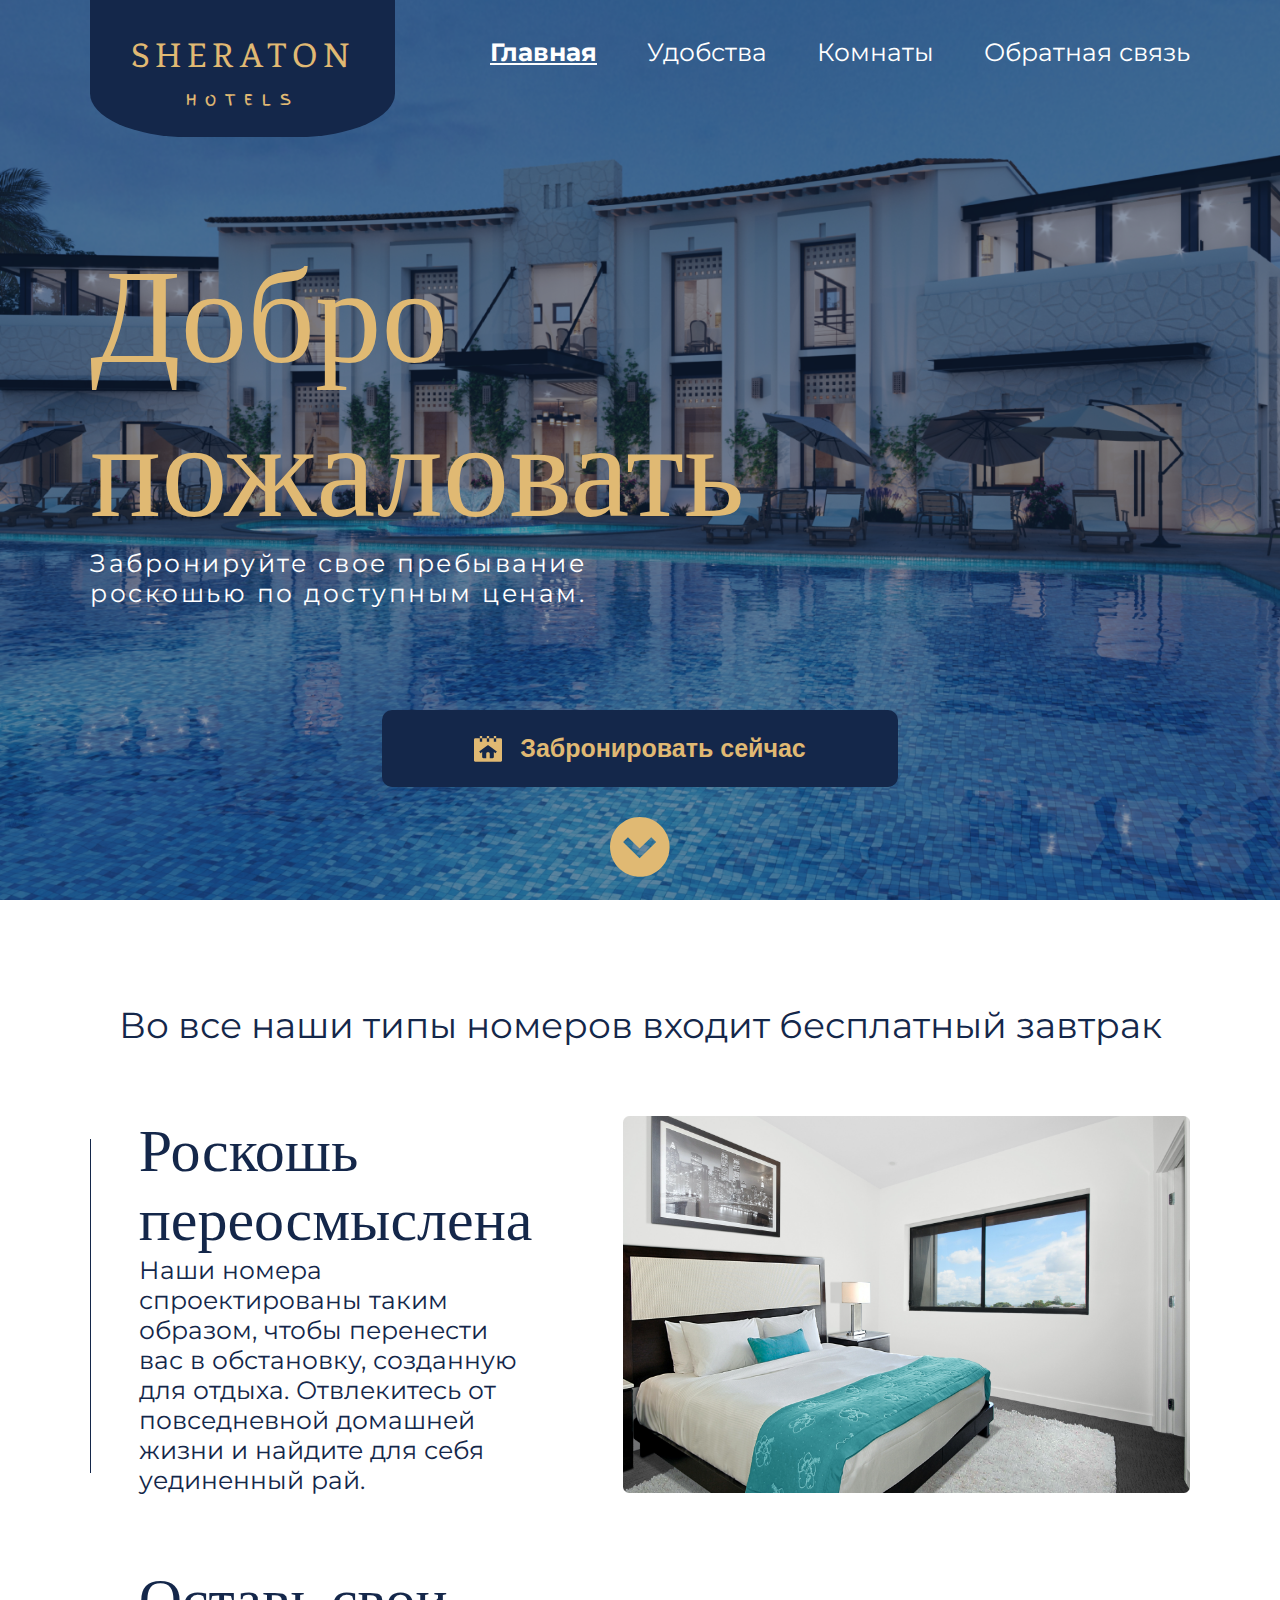
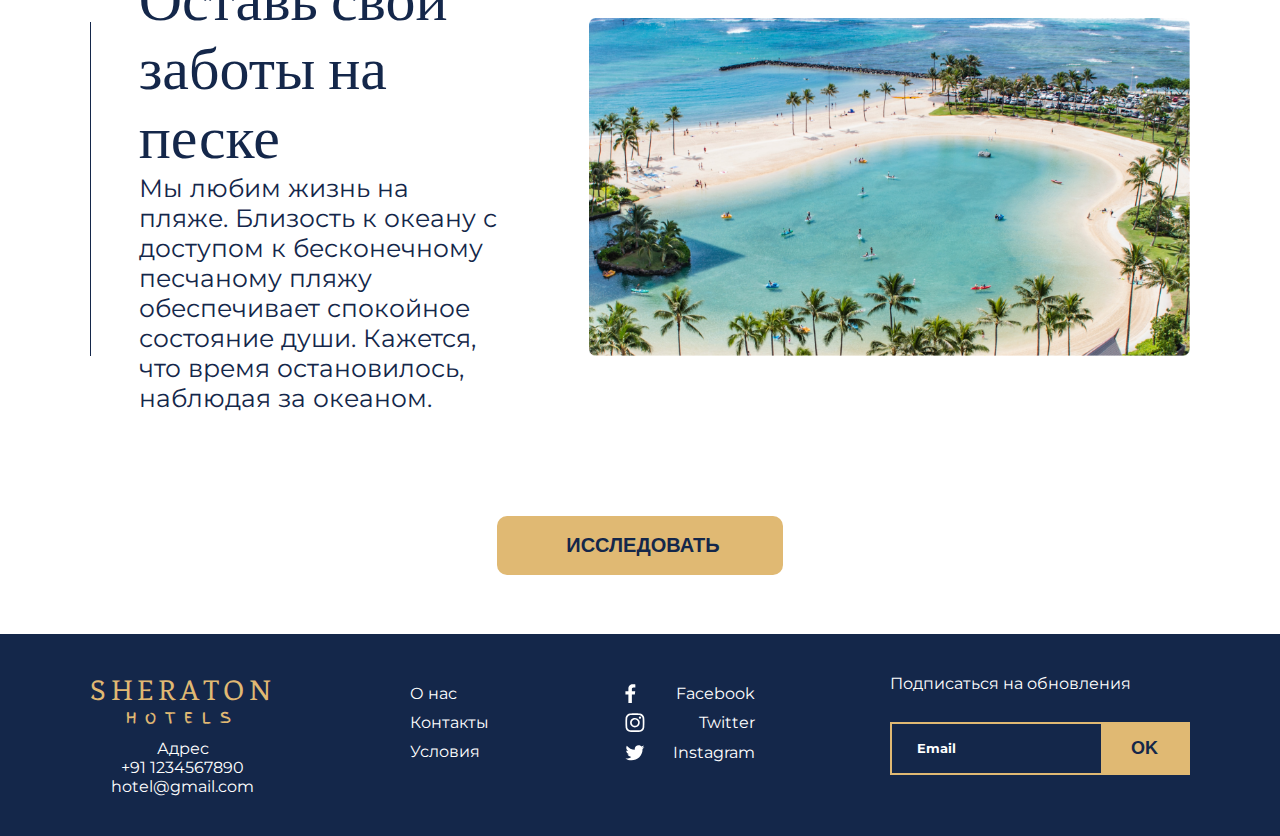
<file: pages/index.html>
<!DOCTYPE html>
<html lang="en">
  <head>
    <meta charset="UTF-8" />
    <meta http-equiv="X-UA-Compatible" content="IE=edge" />
    <meta name="viewport" content="width=device-width, initial-scale=1.0" />
    <title>Hotel booking</title>
    <link rel="preconnect" href="https://fonts.googleapis.com" />
    <link rel="preconnect" href="https://fonts.gstatic.com" crossorigin />
    <link
      href="https://fonts.googleapis.com/css2?family=Fenix&family=Finger+Paint&family=Montserrat:wght@400;700&display=swap"
      rel="stylesheet"
    />
    <link rel="stylesheet" href="../styles/style.css" />
    <link rel="stylesheet" href="../styles/home.css" />
  </head>
  <body>
    <header class="header">
      <div class="container">
        <div class="header-wrapper">
          <nav class="nav">
            <div class="mobile-nav">
              <div class="nav-close">&times;</div>
              <a href="#">Главная</a>
              <a href="#">Удобства</a>
              <a href="#">Комнаты</a>
              <a href="#">Обратная связь</a>
            </div>
            <div class="logo">
              <h1>SHERATON</h1>
              <span>HOTELS</span>
            </div>
            <div class="mobile-menu">
              <span class="mobile-menu-line1"></span>
              <span class="mobile-menu-line2"></span>
              <span class="mobile-menu-line3"></span>
            </div>

            <div class="nav-links">
              <div class="nav-link active">
                <a href="#">Главная</a>
              </div>
              <div class="nav-link">
                <a href="#">Удобства</a>
              </div>
              <div class="nav-link">
                <a href="#">Комнаты</a>
              </div>
              <div class="nav-link">
                <a href="#">Обратная связь</a>
              </div>
            </div>
          </nav>
          <div class="header-greeting">
            <span class="greeting">Добро пожаловать</span>
            <p class="greeting-desc">
              Забронируйте свое пребывание роскошью по доступным ценам.
            </p>
          </div>
          <div class="header-basement">
            <button class="header-btn">
              <img src="../images/header-btn.svg" />Забронировать сейчас
            </button>
            <button class="scroll-btn" tabindex="-1">
              <img src="../images/btn-scroll.svg" alt="scroll" />
            </button>
          </div>
        </div>
      </div>
    </header>
    <main class="main">
      <div class="container">
        <p class="main-desc">
          Во все наши типы номеров входит бесплатный завтрак
        </p>
        <div class="performances">
          <div class="performance">
            <div class="performance-wrapper">
              <div class="performance-border"></div>
              <div class="performance-info">
                <span class="performance-title">Роскошь переосмыслена</span>
                <p class="performance-desc">
                  Наши номера спроектированы таким образом, чтобы перенести вас
                  в обстановку, созданную для отдыха. Отвлекитесь от
                  повседневной домашней жизни и найдите для себя уединенный рай.
                </p>
              </div>
            </div>
            <div class="performance-img">
              <img src="../images/home-img1.png" alt="img of performance" />
            </div>
          </div>
          <div class="performance">
            <div class="performance-wrapper">
              <div class="performance-border"></div>
              <div class="performance-info">
                <span class="performance-title"
                  >Оставь свои заботы на песке</span
                >
                <p class="performance-desc">
                  Мы любим жизнь на пляже. Близость к океану с доступом к
                  бесконечному песчаному пляжу обеспечивает спокойное состояние
                  души. Кажется, что время остановилось, наблюдая за океаном.
                </p>
              </div>
            </div>
            <div class="performance-img">
              <img src="../images/home-img2.png" alt="img of performance" />
            </div>
          </div>
        </div>
        <div class="main-btn">
          <button>ИССЛЕДОВАТЬ</button>
        </div>
      </div>
    </main>
    <footer class="footer">
      <div class="container">
        <div class="footer-wrapper">
          <div class="footer-info">
            <div class="footer-logo">
              <h5>SHERATON</h5>
              <span>HOTELS</span>
            </div>
            <div class="footer-communication">
              <span>Адрес</span>
              <span>+91 1234567890</span>
              <span>hotel@gmail.com</span>
            </div>
          </div>
          <div class="footer-links">
            <a href="#">О нас</a>
            <a href="#">Контакты</a>
            <a href="#">Условия</a>
          </div>
          <div class="footer-socials">
            <a href="#">
              <img src="../images/facebook.svg" alt="Facebook" />
              <span>Facebook</span>
            </a>
            <a href="#">
              <img src="../images/inst.svg" alt="Facebook" />
              <span>Twitter</span>
            </a>
            <a href="#">
              <img src="../images/twitter.svg" alt="Facebook" />
              <span>Instagram</span>
            </a>
          </div>
          <div class="footer-subscribe">
            <span>Подписаться на обновления</span>
            <form class="footer-subs">
              <input type="email" placeholder="Email" />
              <button type="submit">OK</button>
            </form>
          </div>
        </div>
      </div>
    </footer>
    <script src="../scripts/main.js"></script>
  </body>
</html>
</file>
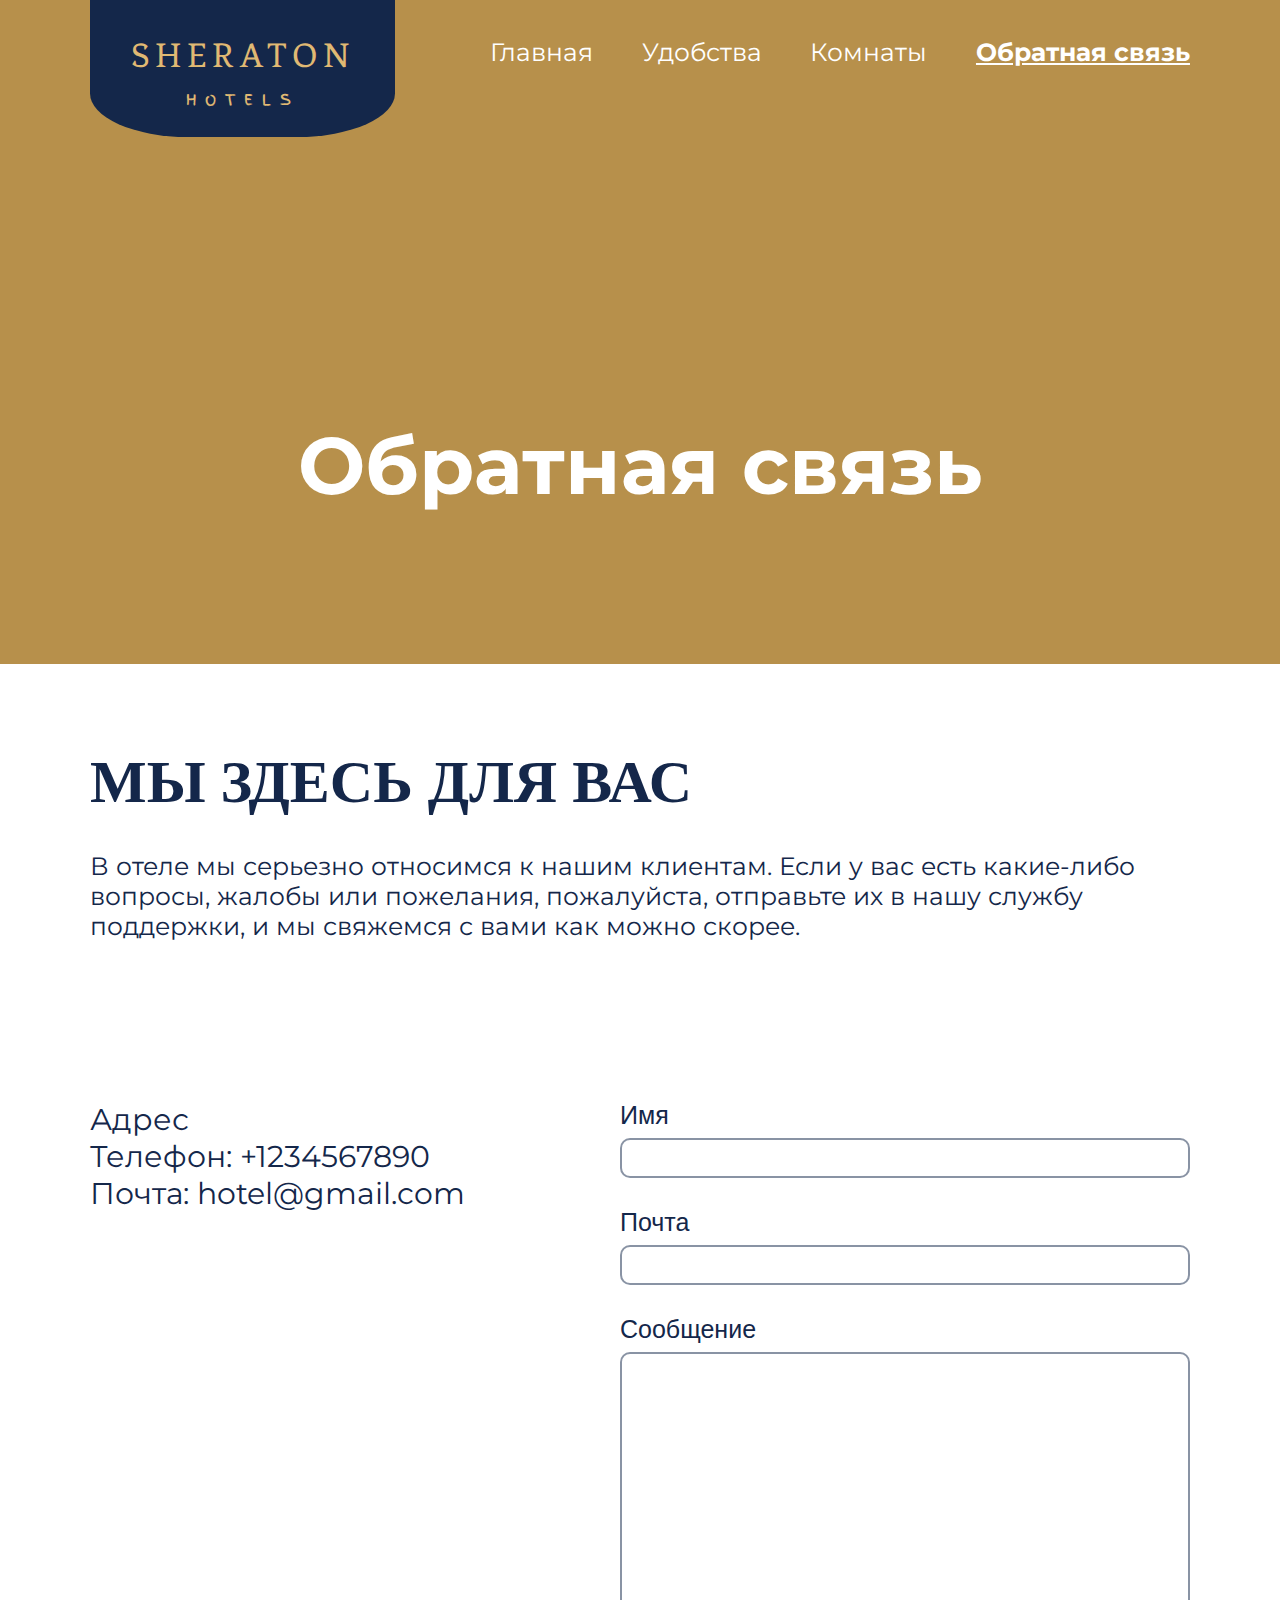
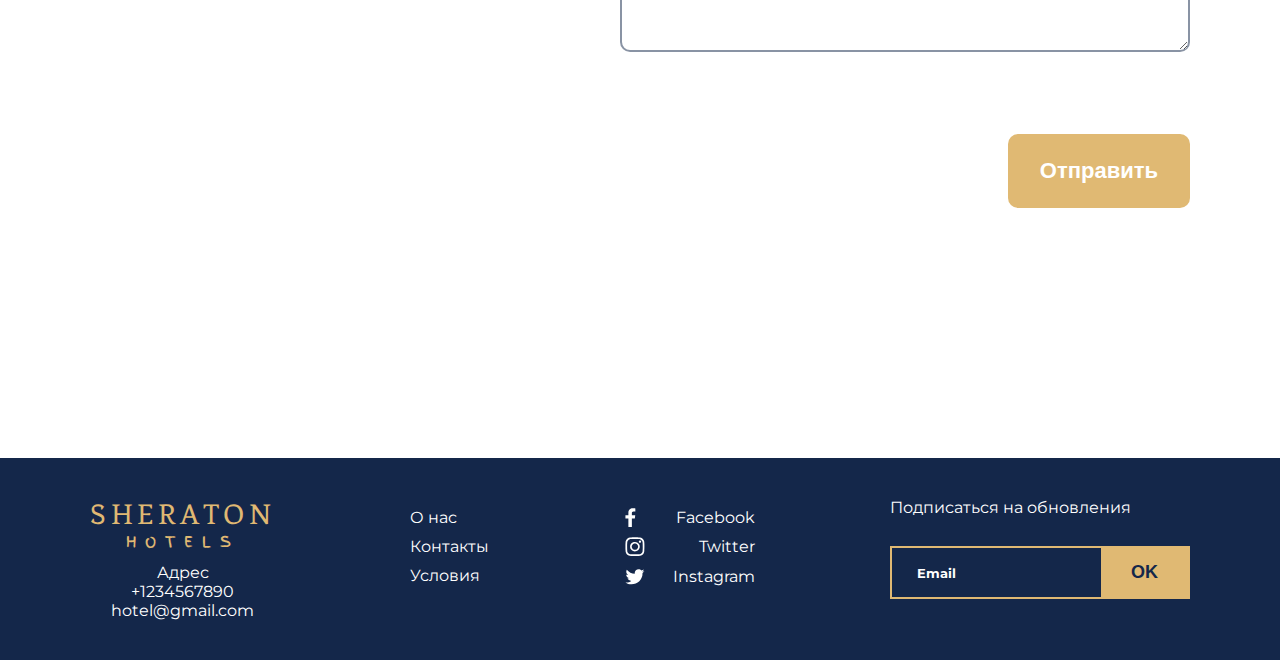
<file: pages/feedback.html>
<!DOCTYPE html>
<html lang="en">
  <head>
    <meta charset="UTF-8" />
    <meta http-equiv="X-UA-Compatible" content="IE=edge" />
    <meta name="viewport" content="width=device-width, initial-scale=1.0" />
    <title>Hotel booking</title>
    <link rel="preconnect" href="https://fonts.googleapis.com" />
    <link rel="preconnect" href="https://fonts.gstatic.com" crossorigin />
    <link
      href="https://fonts.googleapis.com/css2?family=Fenix&family=Finger+Paint&family=Montserrat:wght@400;700&display=swap"
      rel="stylesheet"
    />
    <link rel="stylesheet" href="../styles/style.css" />
    <link rel="stylesheet" href="../styles/feedback.css" />
  </head>
  <body>
    <header class="header">
      <div class="container">
        <div class="header-feedback">
          <nav class="nav">
            <div class="mobile-nav">
              <div class="nav-close">&times;</div>
              <a href="index.html">Главная</a>
              <a href="usability.html">Удобства</a>
              <a href="rooms.html">Комнаты</a>
              <a href="feedback.html">Обратная связь</a>
            </div>
            <div class="logo">
              <h1>SHERATON</h1>
              <span>HOTELS</span>
            </div>
            <div class="mobile-menu">
              <span class="mobile-menu-line1"></span>
              <span class="mobile-menu-line2"></span>
              <span class="mobile-menu-line3"></span>
            </div>

            <div class="nav-links">
              <div class="nav-link">
                <a href="index.html">Главная</a>
              </div>
              <div class="nav-link">
                <a href="usability.html">Удобства</a>
              </div>
              <div class="nav-link">
                <a href="rooms.html">Комнаты</a>
              </div>
              <div class="nav-link active">
                <a href="feedback.html">Обратная связь</a>
              </div>
            </div>
          </nav>
          <div class="header-title">Обратная связь</div>
        </div>
      </div>
    </header>
    <main class="main">
      <div class="container">
        <div class="section-desc">
          <h4>МЫ ЗДЕСЬ ДЛЯ ВАС</h4>
          <p>
            В отеле мы серьезно относимся к нашим клиентам. Если у вас есть
            какие-либо вопросы, жалобы или пожелания, пожалуйста, отправьте их в
            нашу службу поддержки, и мы свяжемся с вами как можно скорее.
          </p>
        </div>
        <div class="feedback">
          <div class="feedback-desc">
            <p>Адрес</p>
            <p>Телефон: +1234567890</p>
            <p>Почта: hotel@gmail.com</p>
          </div>
          <form class="feedback-form">
            <label for="name">Имя</label>
            <input type="text" id="name" name="name" />
            <label for="email">Почта</label>
            <input type="email" id="email" name="email" />
            <label for="message">Сообщение</label>
            <textarea id="message" name="message"></textarea>
            <button type="submit">Отправить</button>
          </form>
        </div>
      </div>
    </main>
    <footer class="footer">
      <div class="container">
        <div class="footer-wrapper">
          <div class="footer-info">
            <div class="footer-logo">
              <h5>SHERATON</h5>
              <span>HOTELS</span>
            </div>
            <div class="footer-communication">
              <span>Адрес</span>
              <span>+1234567890</span>
              <span>hotel@gmail.com</span>
            </div>
          </div>
          <div class="footer-links">
            <a href="#">О нас</a>
            <a href="#">Контакты</a>
            <a href="#">Условия</a>
          </div>
          <div class="footer-socials">
            <a href="#">
              <img src="../images/facebook.svg" alt="Facebook" />
              <span>Facebook</span>
            </a>
            <a href="#">
              <img src="../images/inst.svg" alt="Facebook" />
              <span>Twitter</span>
            </a>
            <a href="#">
              <img src="../images/twitter.svg" alt="Facebook" />
              <span>Instagram</span>
            </a>
          </div>
          <div class="footer-subscribe">
            <span>Подписаться на обновления</span>
            <form class="footer-subs">
              <input type="email" placeholder="Email" />
              <button type="submit">OK</button>
            </form>
          </div>
        </div>
      </div>
    </footer>
    <script src="../scripts/main.js"></script>
  </body>
</html>
</file>
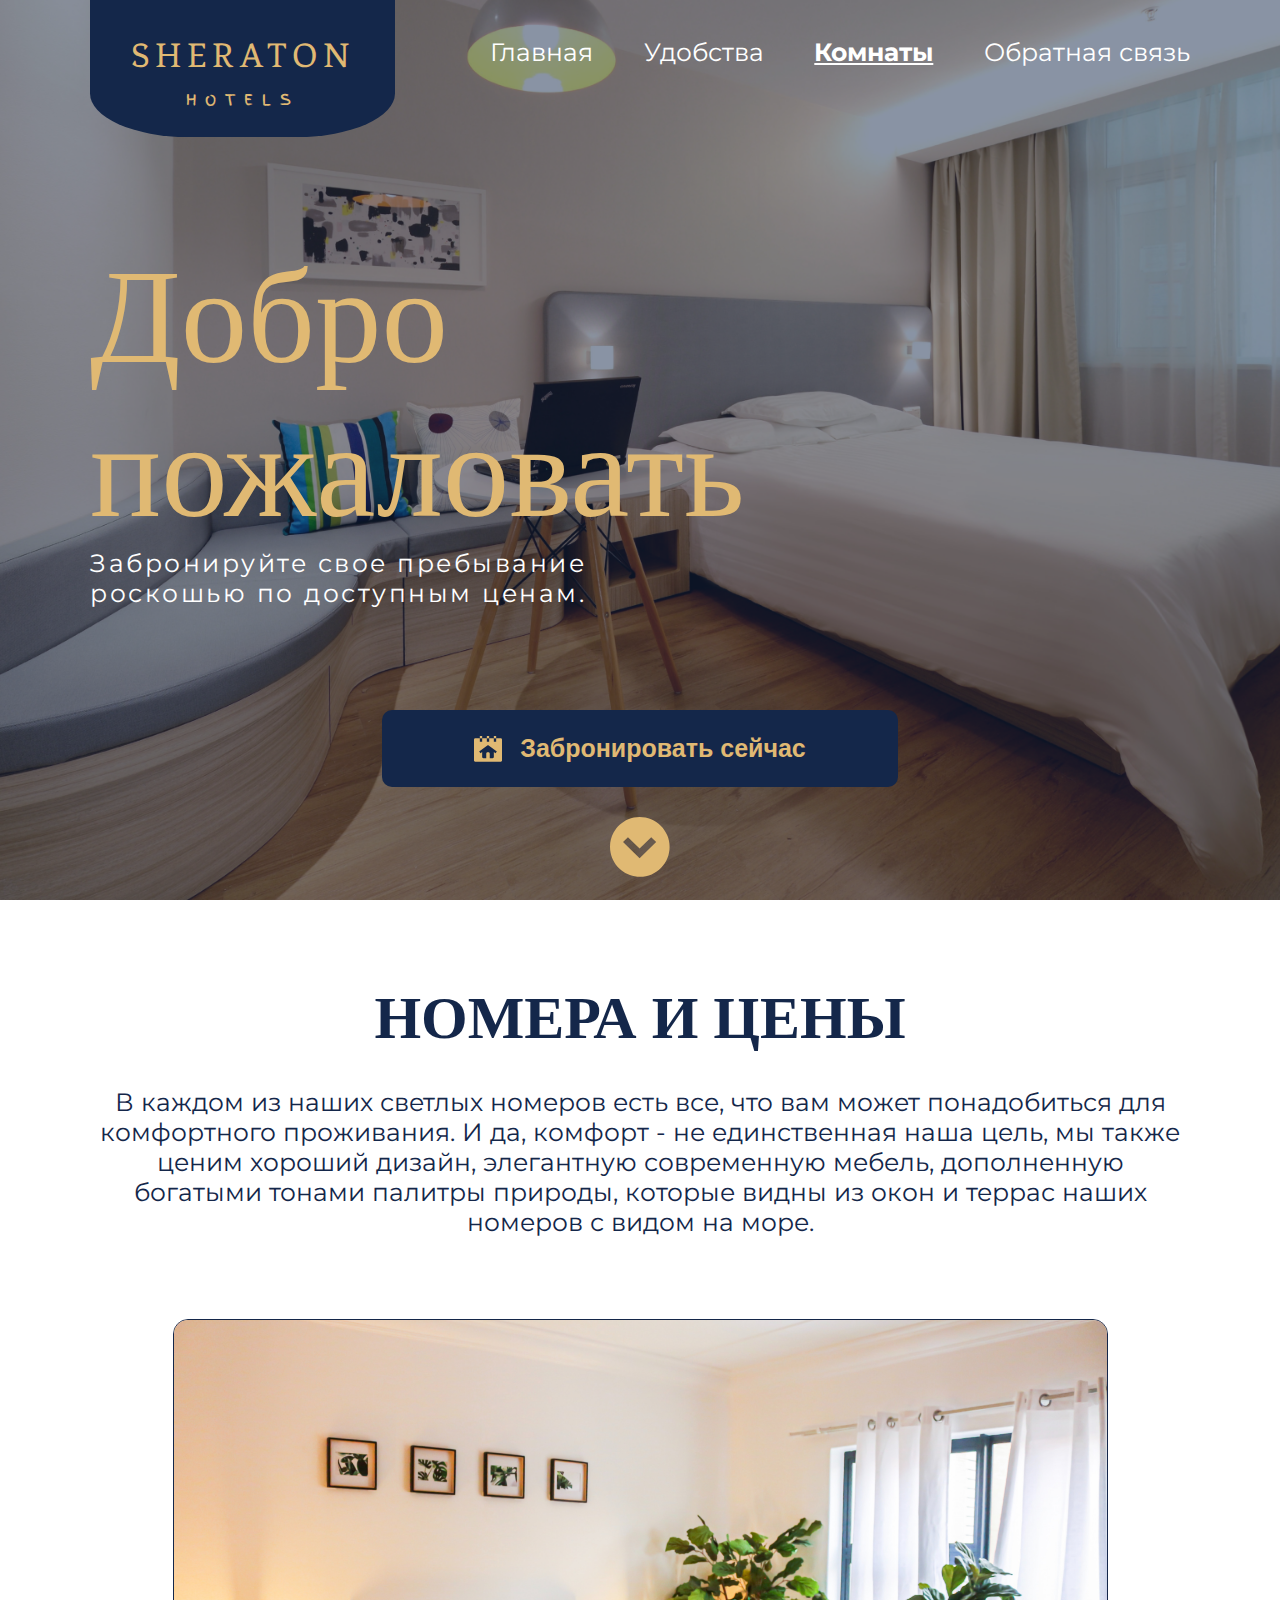
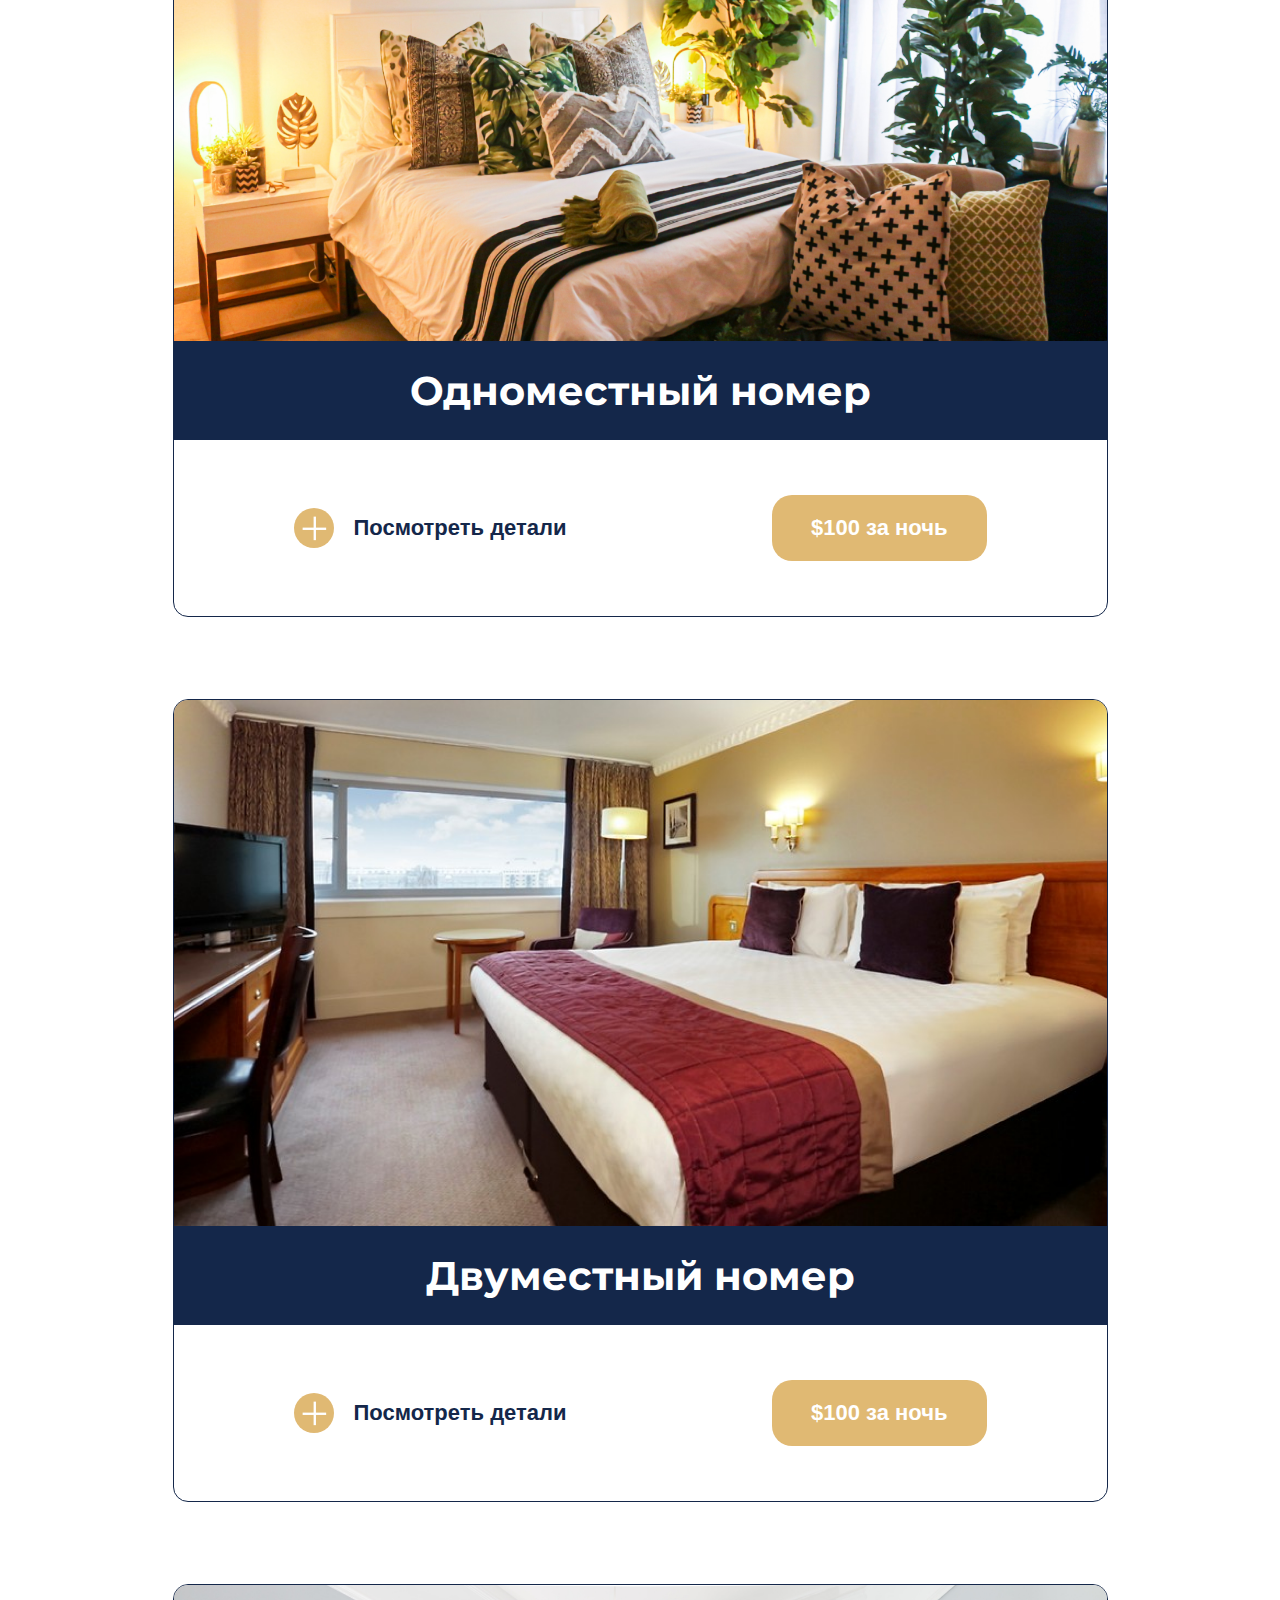
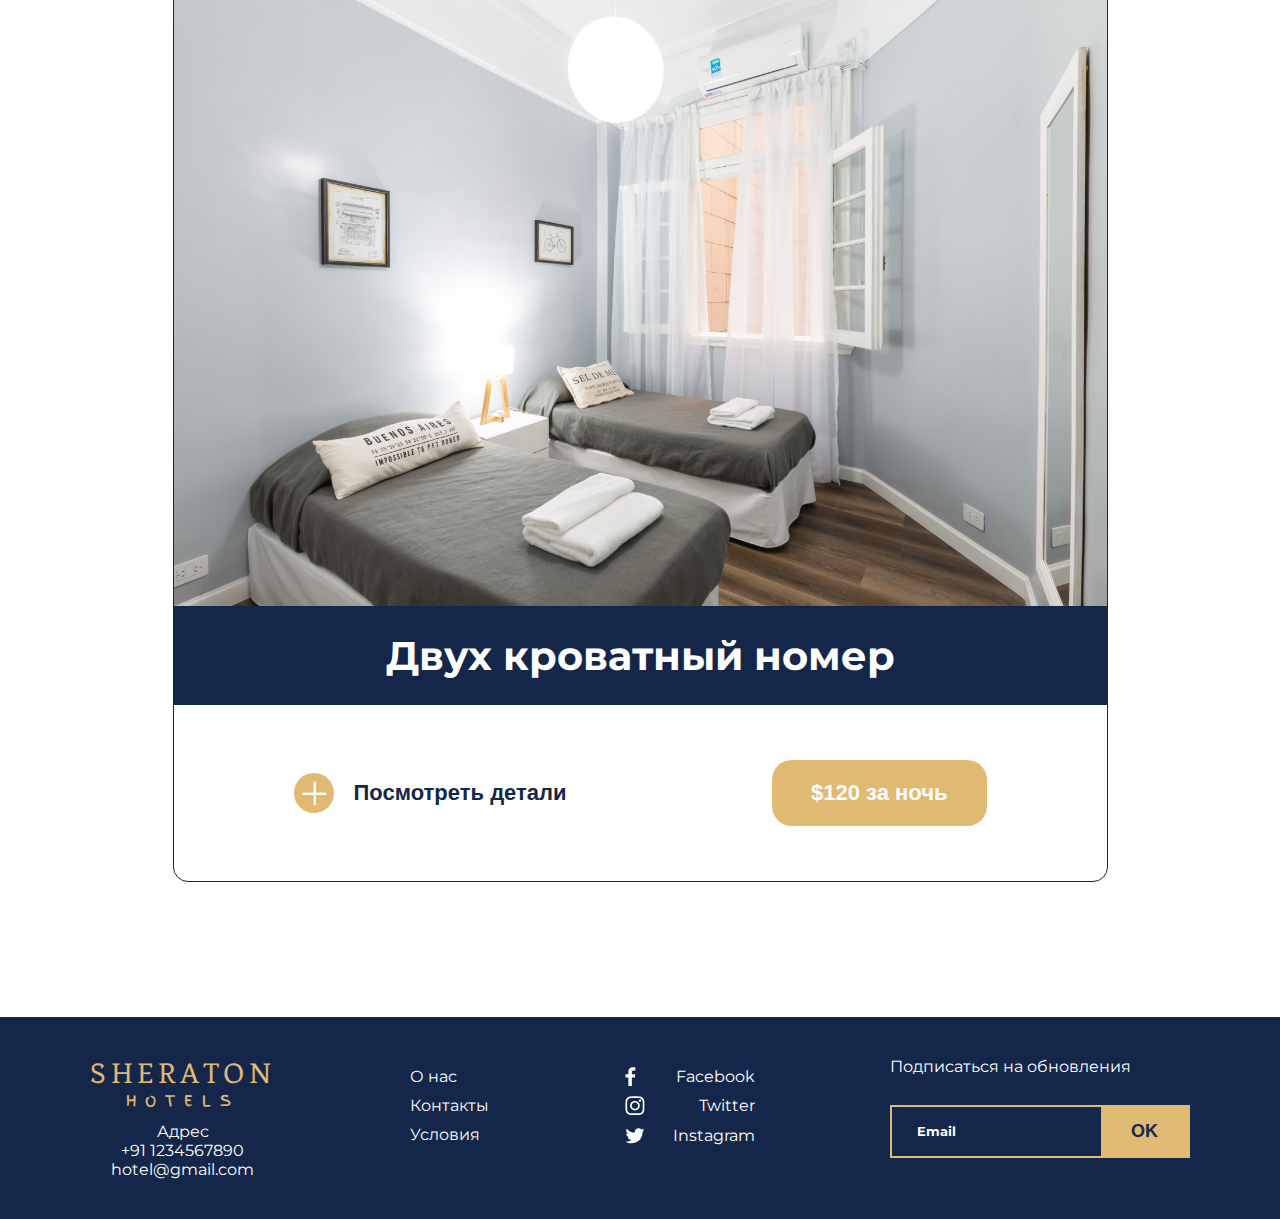
<file: pages/rooms.html>
<!DOCTYPE html>
<html lang="en">
  <head>
    <meta charset="UTF-8" />
    <meta http-equiv="X-UA-Compatible" content="IE=edge" />
    <meta name="viewport" content="width=device-width, initial-scale=1.0" />
    <title>Hotel booking</title>
    <link rel="preconnect" href="https://fonts.googleapis.com" />
    <link rel="preconnect" href="https://fonts.gstatic.com" crossorigin />
    <link
      href="https://fonts.googleapis.com/css2?family=Fenix&family=Finger+Paint&family=Montserrat:wght@400;700&display=swap"
      rel="stylesheet"
    />
    <link rel="stylesheet" href="../styles/style.css" />
    <link rel="stylesheet" href="../styles/rooms.css" />
  </head>
  <body>
    <header class="header">
      <div class="container">
        <div class="header-wrapper">
          <nav class="nav">
            <div class="mobile-nav">
              <div class="nav-close">&times;</div>
              <a href="index.html">Главная</a>
              <a href="usability.html">Удобства</a>
              <a href="rooms.html">Комнаты</a>
              <a href="feedback.html">Обратная связь</a>
            </div>
            <div class="logo">
              <h1>SHERATON</h1>
              <span>HOTELS</span>
            </div>
            <div class="mobile-menu">
              <span class="mobile-menu-line1"></span>
              <span class="mobile-menu-line2"></span>
              <span class="mobile-menu-line3"></span>
            </div>

            <div class="nav-links">
              <div class="nav-link">
                <a href="index.html">Главная</a>
              </div>
              <div class="nav-link">
                <a href="usability.html">Удобства</a>
              </div>
              <div class="nav-link active">
                <a href="rooms.html">Комнаты</a>
              </div>
              <div class="nav-link">
                <a href="feedback.html">Обратная связь</a>
              </div>
            </div>
          </nav>
          <div class="header-greeting">
            <span class="greeting">Добро пожаловать</span>
            <p class="greeting-desc">
              Забронируйте свое пребывание роскошью по доступным ценам.
            </p>
          </div>
          <div class="header-basement">
            <button class="header-btn">
              <img src="../images/header-btn.svg" />Забронировать сейчас
            </button>
            <button class="scroll-btn" tabindex="-1">
              <img src="../images/btn-scroll.svg" alt="scroll" />
            </button>
          </div>
        </div>
      </div>
    </header>
    <main class="main">
      <div class="container">
        <div class="section-desc">
          <h4>НОМЕРА И ЦЕНЫ</h4>
          <p>
            В каждом из наших светлых номеров есть все, что вам может
            понадобиться для комфортного проживания. И да, комфорт - не
            единственная наша цель, мы также ценим хороший дизайн, элегантную
            современную мебель, дополненную богатыми тонами палитры природы,
            которые видны из окон и террас наших номеров с видом на море.
          </p>
        </div>
        <div class="rooms">
          <div class="room">
            <img src="../images/room-1.png" alt="room" />
            <div class="room-info">
              <div class="room-title">Одноместный номер</div>
              <div class="room-desc">
                <button class="room-detail">
                  <img src="../images/price-detail.svg" alt="detail" />
                  Посмотреть детали
                </button>
                <button class="room-price">$100 за ночь</button>
              </div>
            </div>
          </div>
          <div class="room">
            <img src="../images/room-2.png" alt="room" />
            <div class="room-info">
              <div class="room-title">Двуместный номер</div>
              <div class="room-desc">
                <button class="room-detail">
                  <img src="../images/price-detail.svg" alt="detail" />
                  Посмотреть детали
                </button>
                <button class="room-price">$100 за ночь</button>
              </div>
            </div>
          </div>
          <div class="room">
            <img src="../images/room-3.png" alt="room" />
            <div class="room-info">
              <div class="room-title">Двух кроватный номер</div>
              <div class="room-desc">
                <button class="room-detail">
                  <img src="../images/price-detail.svg" alt="detail" />
                  Посмотреть детали
                </button>
                <button class="room-price">$120 за ночь</button>
              </div>
            </div>
          </div>
        </div>
      </div>
    </main>
    <footer class="footer">
      <div class="container">
        <div class="footer-wrapper">
          <div class="footer-info">
            <div class="footer-logo">
              <h5>SHERATON</h5>
              <span>HOTELS</span>
            </div>
            <div class="footer-communication">
              <span>Адрес</span>
              <span>+91 1234567890</span>
              <span>hotel@gmail.com</span>
            </div>
          </div>
          <div class="footer-links">
            <a href="#">О нас</a>
            <a href="#">Контакты</a>
            <a href="#">Условия</a>
          </div>
          <div class="footer-socials">
            <a href="#">
              <img src="../images/facebook.svg" alt="Facebook" />
              <span>Facebook</span>
            </a>
            <a href="#">
              <img src="../images/inst.svg" alt="Facebook" />
              <span>Twitter</span>
            </a>
            <a href="#">
              <img src="../images/twitter.svg" alt="Facebook" />
              <span>Instagram</span>
            </a>
          </div>
          <div class="footer-subscribe">
            <span>Подписаться на обновления</span>
            <form class="footer-subs">
              <input type="email" placeholder="Email" />
              <button type="submit">OK</button>
            </form>
          </div>
        </div>
      </div>
    </footer>
    <script src="../scripts/main.js"></script>
  </body>
</html>
</file>
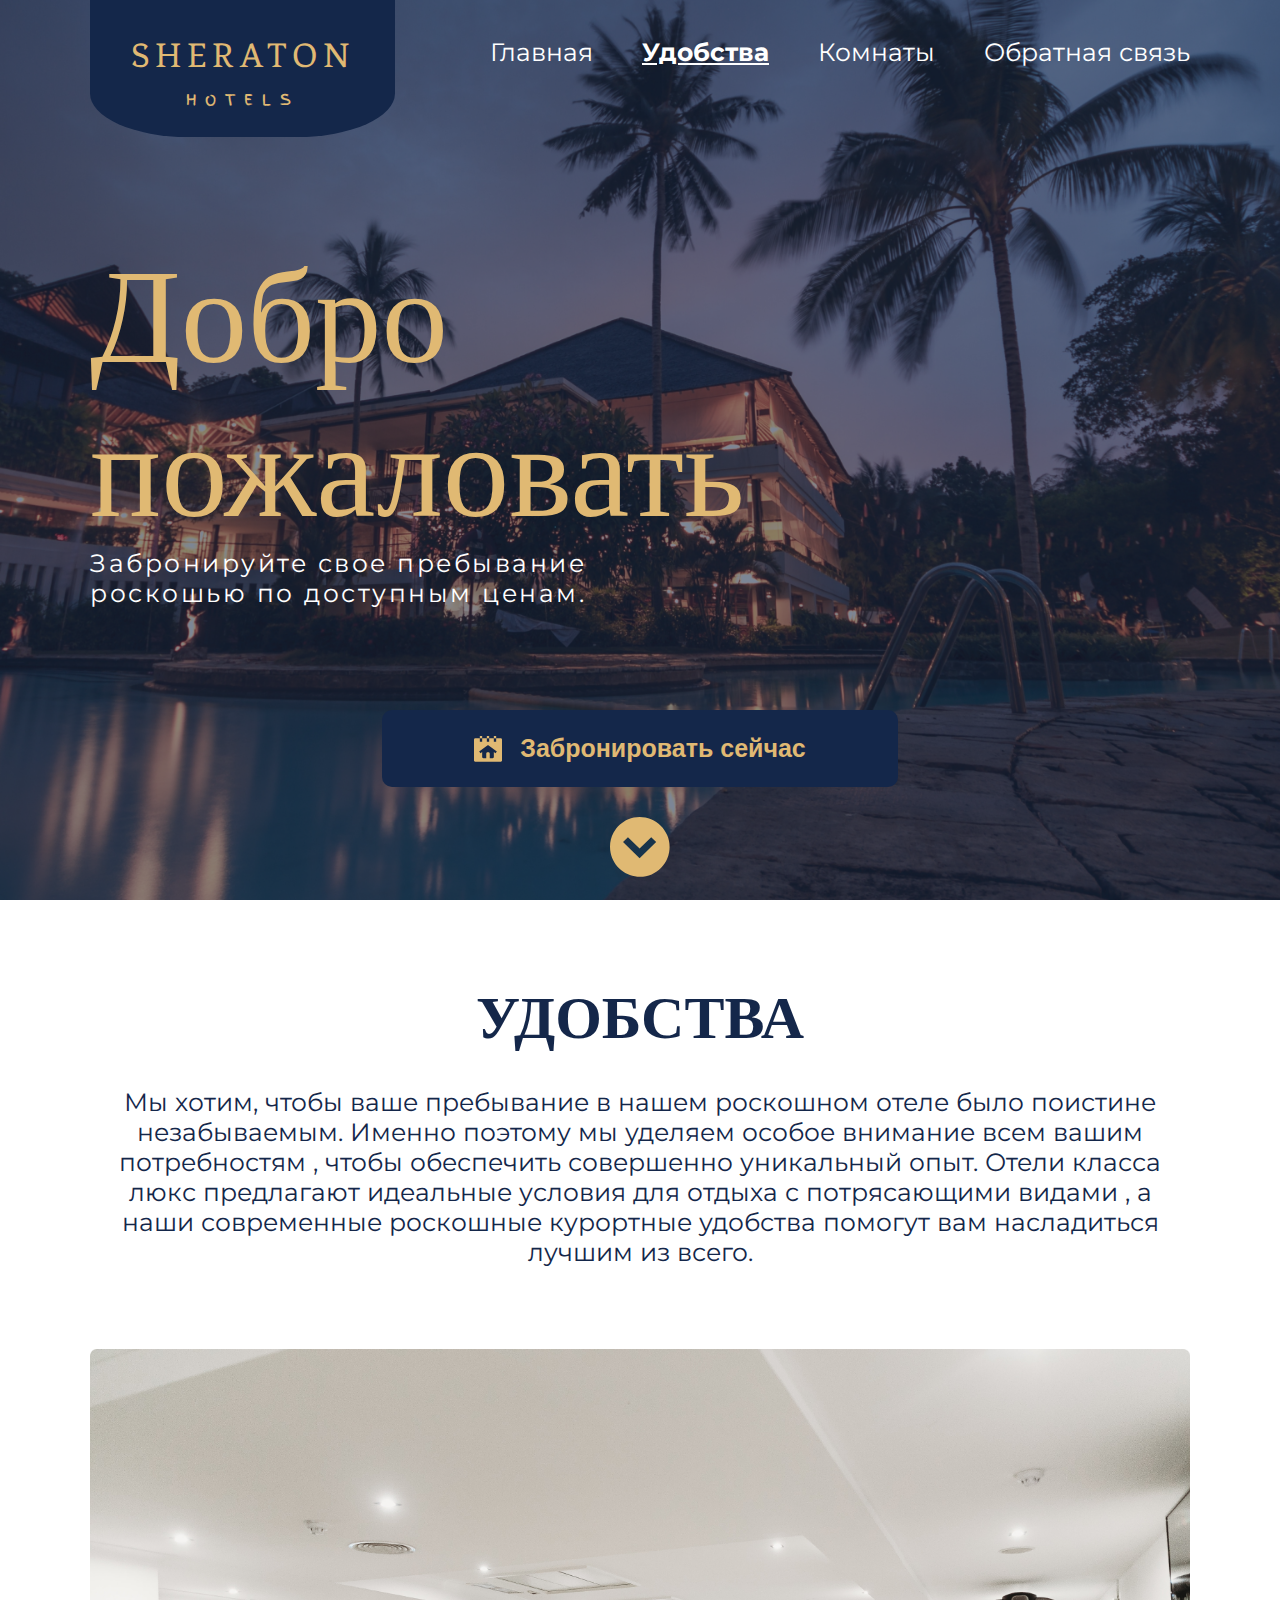
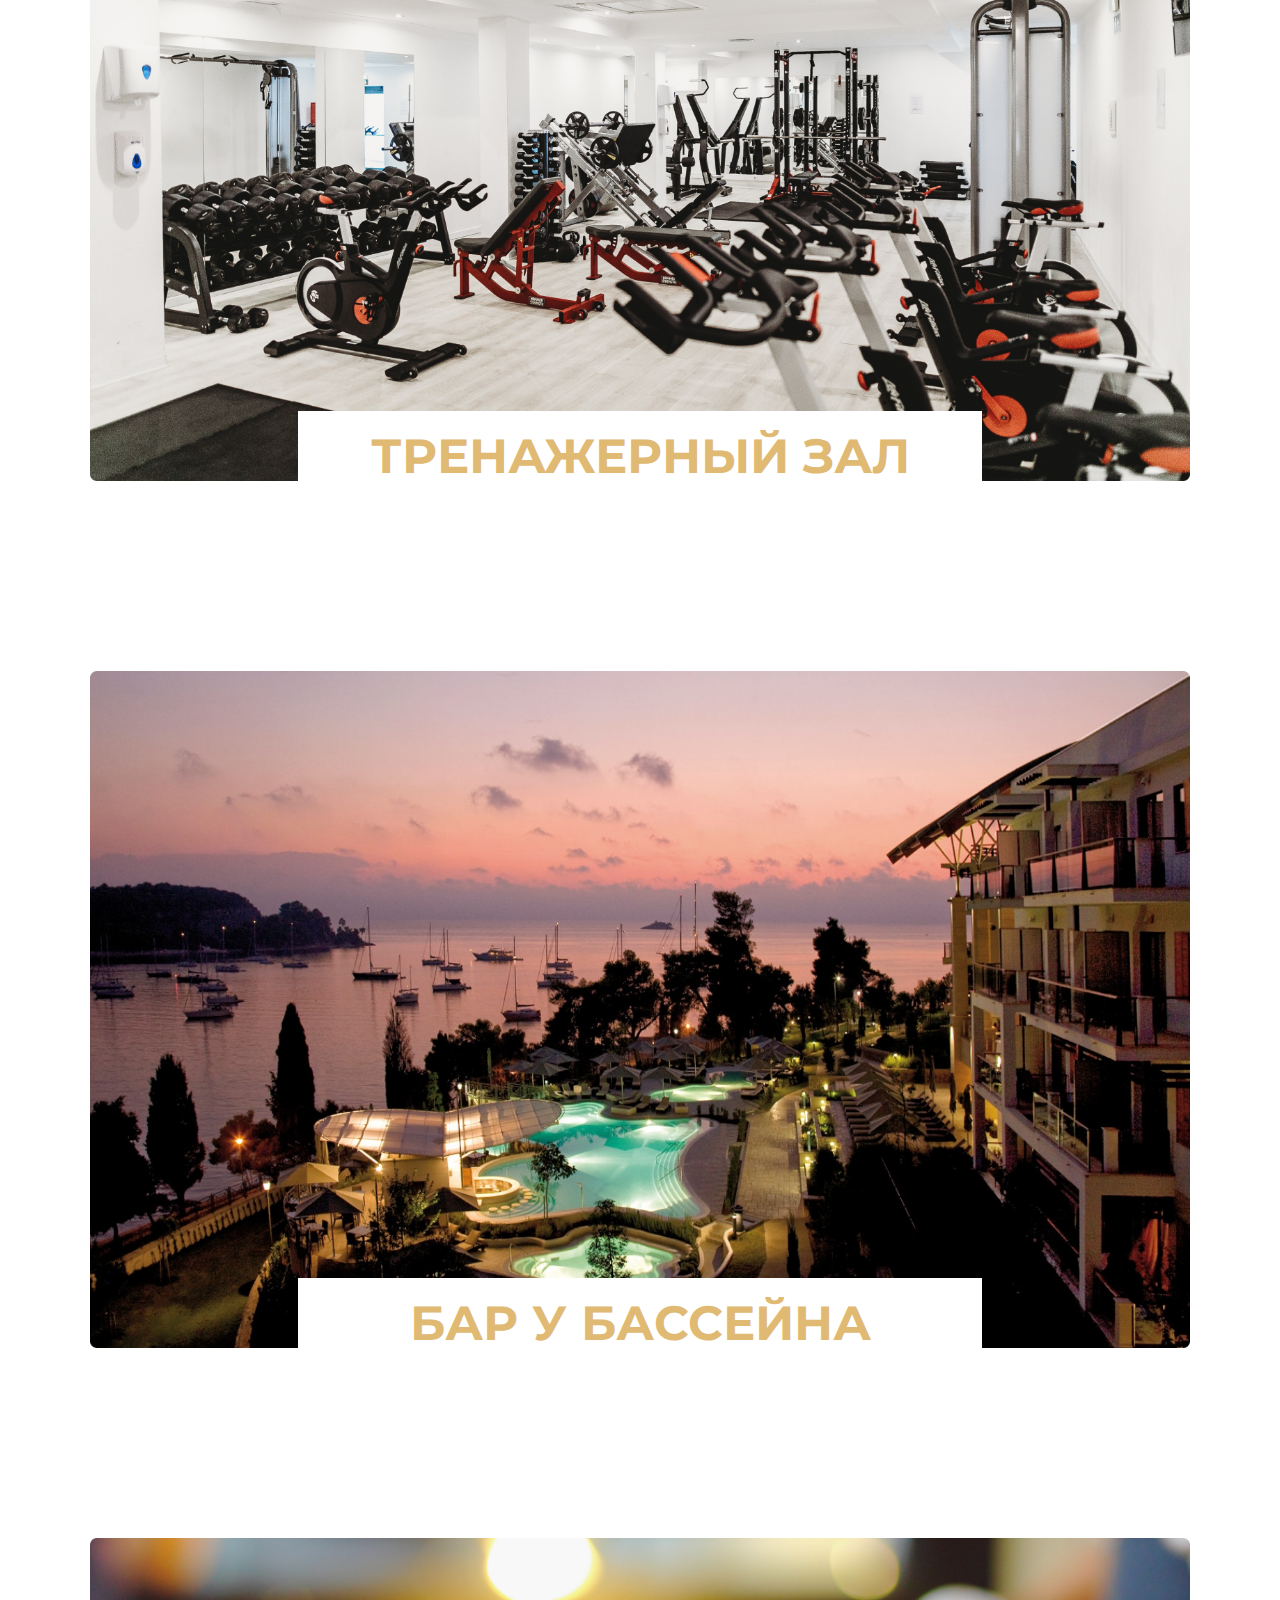
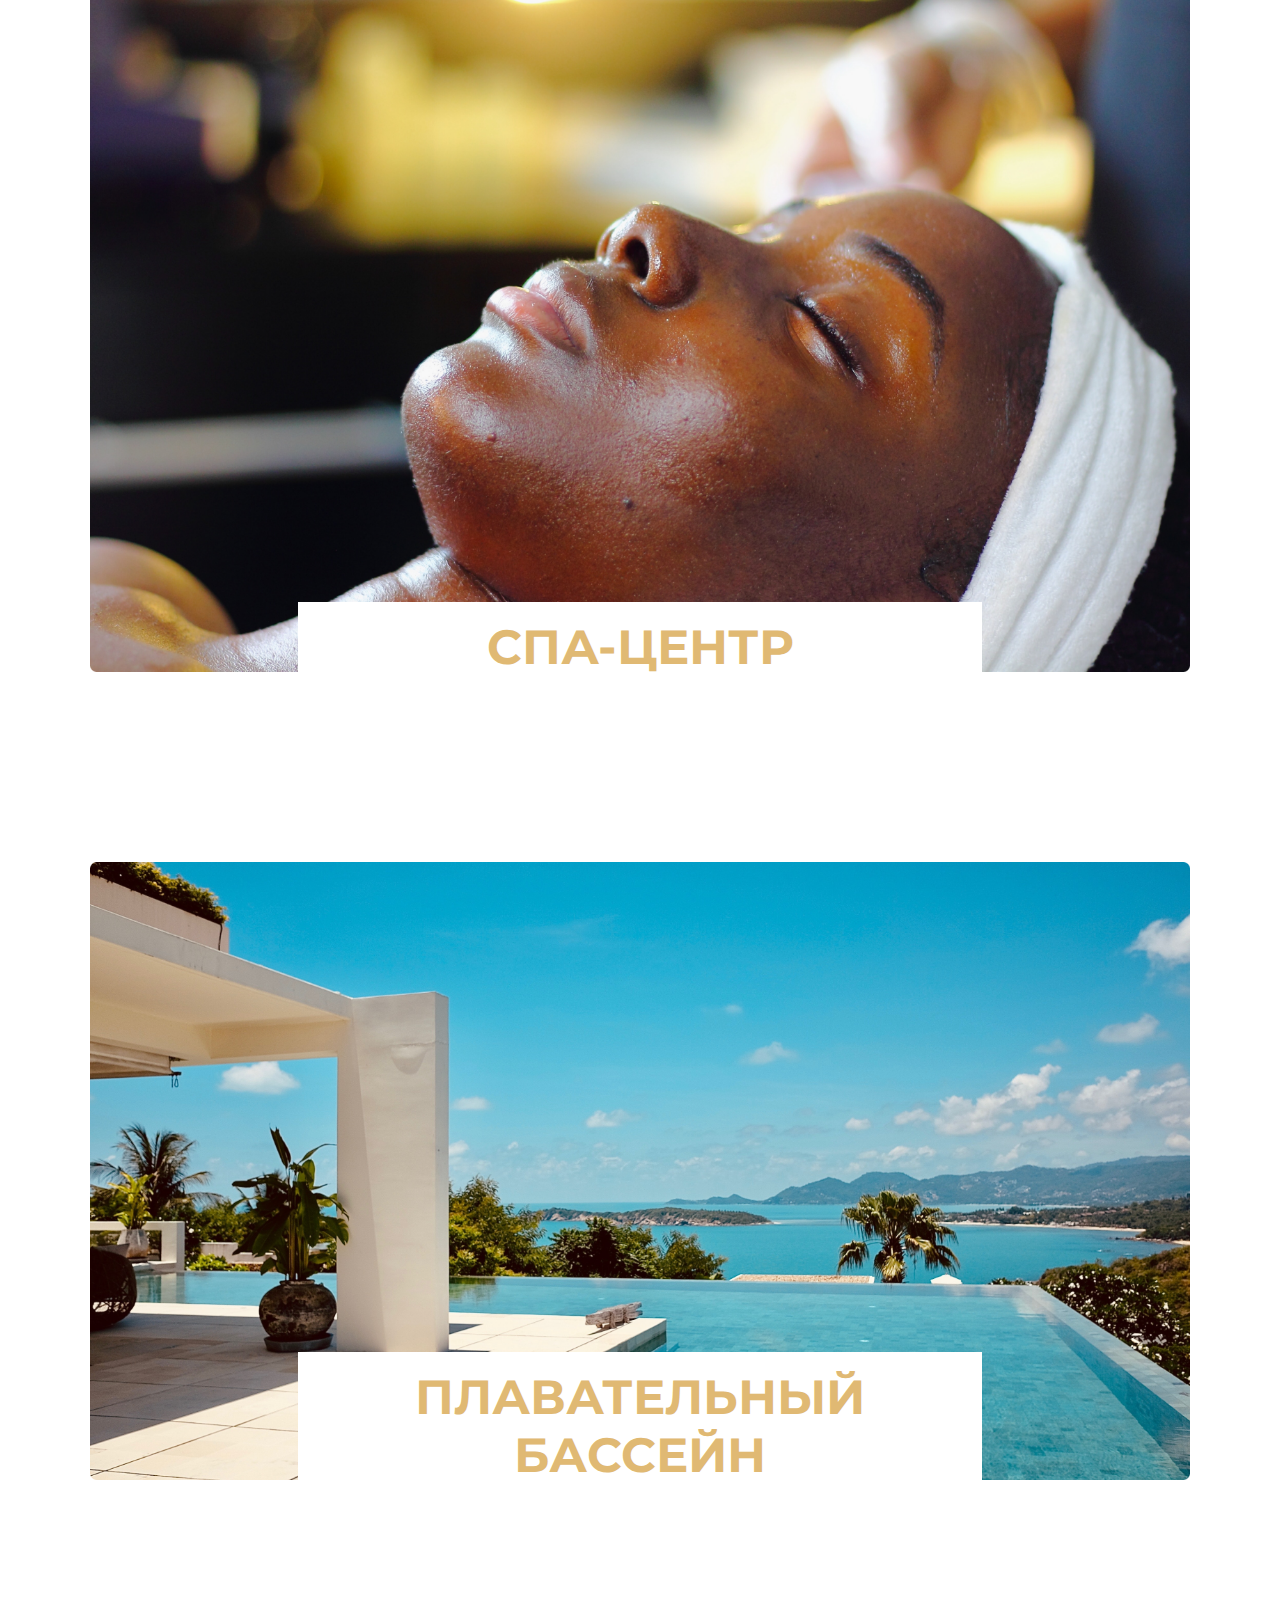
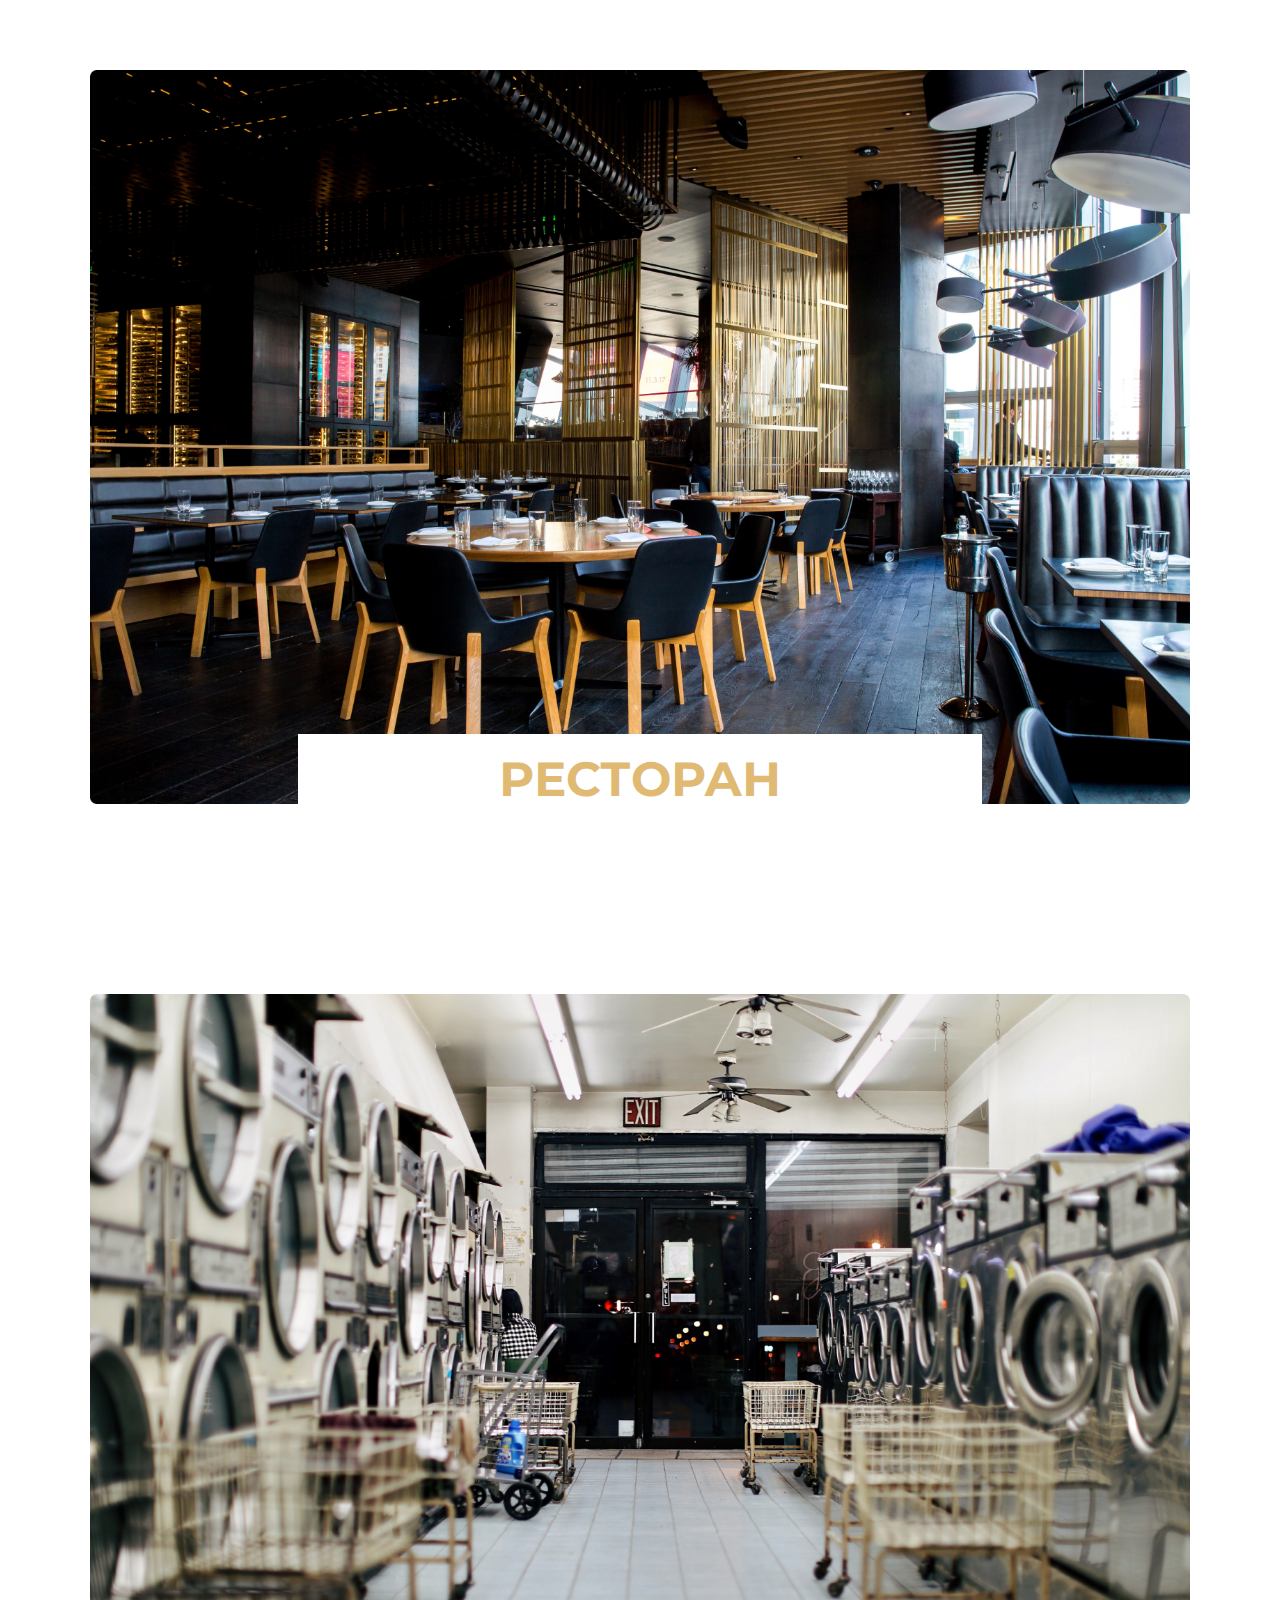
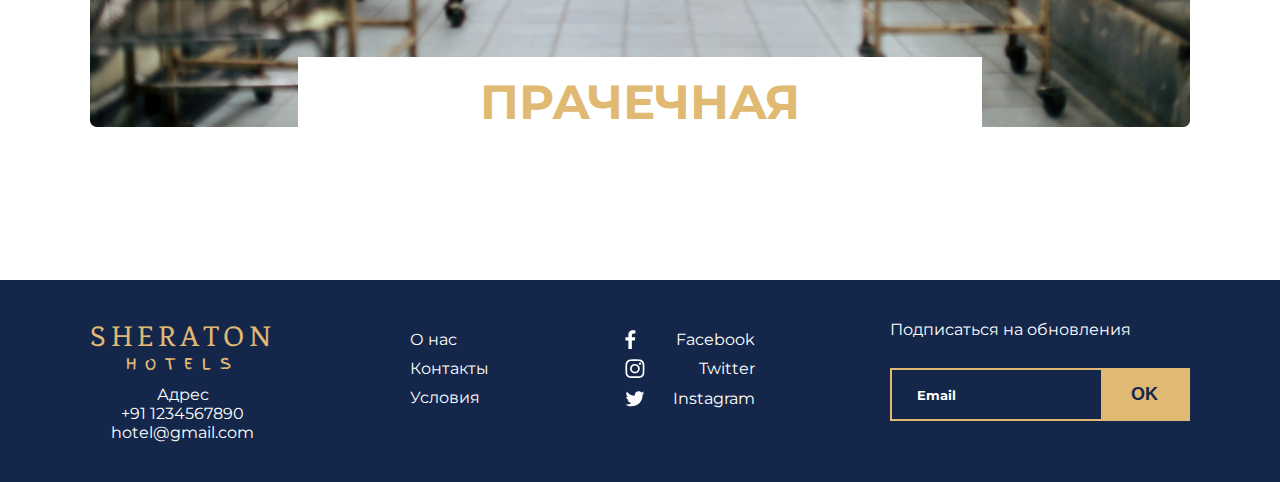
<file: pages/usability.html>
<!DOCTYPE html>
<html lang="en">
  <head>
    <meta charset="UTF-8" />
    <meta http-equiv="X-UA-Compatible" content="IE=edge" />
    <meta name="viewport" content="width=device-width, initial-scale=1.0" />
    <title>Hotel booking</title>
    <link rel="preconnect" href="https://fonts.googleapis.com" />
    <link rel="preconnect" href="https://fonts.gstatic.com" crossorigin />
    <link
      href="https://fonts.googleapis.com/css2?family=Fenix&family=Finger+Paint&family=Montserrat:wght@400;700&display=swap"
      rel="stylesheet"
    />
    <link rel="stylesheet" href="../styles/style.css" />
    <link rel="stylesheet" href="../styles/usability.css" />
  </head>
  <body>
    <header class="header">
      <div class="container">
        <div class="header-wrapper">
          <nav class="nav">
            <div class="mobile-nav">
              <div class="nav-close">&times;</div>
              <a href="index.html">Главная</a>
              <a href="usability.html">Удобства</a>
              <a href="rooms.html">Комнаты</a>
              <a href="feedback.html">Обратная связь</a>
            </div>
            <div class="logo">
              <h1>SHERATON</h1>
              <span>HOTELS</span>
            </div>
            <div class="mobile-menu">
              <span class="mobile-menu-line1"></span>
              <span class="mobile-menu-line2"></span>
              <span class="mobile-menu-line3"></span>
            </div>

            <div class="nav-links">
              <div class="nav-link">
                <a href="index.html">Главная</a>
              </div>
              <div class="nav-link active">
                <a href="usability.html">Удобства</a>
              </div>
              <div class="nav-link">
                <a href="rooms.html">Комнаты</a>
              </div>
              <div class="nav-link">
                <a href="feedback.html">Обратная связь</a>
              </div>
            </div>
          </nav>
          <div class="header-greeting">
            <span class="greeting">Добро пожаловать</span>
            <p class="greeting-desc">
              Забронируйте свое пребывание роскошью по доступным ценам.
            </p>
          </div>
          <div class="header-basement">
            <button class="header-btn">
              <img src="../images/header-btn.svg" />Забронировать сейчас
            </button>
            <button class="scroll-btn" tabindex="-1">
              <img src="../images/btn-scroll.svg" alt="scroll" />
            </button>
          </div>
        </div>
      </div>
    </header>
    <main class="main">
      <div class="container">
        <div class="section-desc">
          <h4>УДОБСТВА</h4>
          <p>
            Мы хотим, чтобы ваше пребывание в нашем роскошном отеле было
            поистине незабываемым. Именно поэтому мы уделяем особое внимание
            всем вашим потребностям , чтобы обеспечить совершенно уникальный
            опыт. Отели класса люкс предлагают идеальные условия для отдыха с
            потрясающими видами , а наши современные роскошные курортные
            удобства помогут вам насладиться лучшим из всего.
          </p>
        </div>
        <div class="items">
          <div class="item">
            <img class="item-img" src="../images/gym.png" alt="gym" />
            <div class="item-desc"><span>тренажерный зал</span></div>
          </div>
          <div class="item">
            <img
              class="item-img"
              src="../images/poolingside bar.png"
              alt="gym"
            />
            <div class="item-desc"><span>БАР У БАССЕЙНА</span></div>
          </div>
          <div class="item">
            <img class="item-img" src="../images/the spa.png" alt="gym" />
            <div class="item-desc"><span>СПА-ЦЕНТР</span></div>
          </div>
          <div class="item">
            <img class="item-img" src="../images/swimming pool.png" alt="gym" />
            <div class="item-desc"><span>плавательный бассейн</span></div>
          </div>
          <div class="item">
            <img class="item-img" src="../images/restaurant.png" alt="gym" />
            <div class="item-desc"><span>ресторан</span></div>
          </div>
          <div class="item">
            <img class="item-img" src="../images/laundry.png" alt="gym" />
            <div class="item-desc"><span>прачечная</span></div>
          </div>
        </div>
      </div>
    </main>
    <footer class="footer">
      <div class="container">
        <div class="footer-wrapper">
          <div class="footer-info">
            <div class="footer-logo">
              <h5>SHERATON</h5>
              <span>HOTELS</span>
            </div>
            <div class="footer-communication">
              <span>Адрес</span>
              <span>+91 1234567890</span>
              <span>hotel@gmail.com</span>
            </div>
          </div>
          <div class="footer-links">
            <a href="#">О нас</a>
            <a href="#">Контакты</a>
            <a href="#">Условия</a>
          </div>
          <div class="footer-socials">
            <a href="#">
              <img src="../images/facebook.svg" alt="Facebook" />
              <span>Facebook</span>
            </a>
            <a href="#">
              <img src="../images/inst.svg" alt="Facebook" />
              <span>Twitter</span>
            </a>
            <a href="#">
              <img src="../images/twitter.svg" alt="Facebook" />
              <span>Instagram</span>
            </a>
          </div>
          <div class="footer-subscribe">
            <span>Подписаться на обновления</span>
            <form class="footer-subs">
              <input type="email" placeholder="Email" />
              <button type="submit">OK</button>
            </form>
          </div>
        </div>
      </div>
    </footer>
    <script src="../scripts/main.js"></script>
  </body>
</html>
</file>
<file: styles/style.css>
@import url(./variables.css);

* {
  margin: 0;
  padding: 0;
  box-sizing: border-box;
  font-weight: 400;
}

html {
  font-family: 'Montserrat';
}

body {
  overflow-x: hidden;
}

button {
  border: 0;
  cursor: pointer;
}

/* header */

.header-wrapper {
  display: flex;
  justify-content: space-between;
  height: 100vh;
  flex-direction: column;
}

.header {
  background-repeat: no-repeat;
  background-size: cover;
  position: relative;
  background-position: center;
}

.container {
  padding: 0 20px;
  max-width: 1650px;
  margin: 0 auto;
}

.nav {
  z-index: 100;
  display: flex;
  justify-content: space-between;
}

.logo {
  max-height: 137px;
  background: var(--blueColor);
  z-index: 100;
  text-align: center;
  padding: 35px 40px 35px 41px;
  color: var(--secondary);
  border-radius: 0 0 32% 32%;
}

.logo h1 {
  margin-bottom: 13.2px;
  font-family: 'Fenix';
  font-size: 36px;
  letter-spacing: 0.15em;
}

.logo span {
  font-family: 'Finger Paint';
  font-size: 15px;
  letter-spacing: 0.6em;
}

.nav-links {
  width: 700px;
  display: flex;
  margin-top: 37px;
  justify-content: space-between;
}

.mobile-nav {
  position: absolute;
  left: 0;
  right: 0;
  top: 0;
  z-index: 1000;
  display: none;
  flex-direction: column;
  align-items: center;
  padding: 15px;
  row-gap: 15px;
  background: var(--blueColor);
  transform: translateY(-100%);
  transition: transform 0.7s ease-out;
}

.nav-close {
  position: absolute;
  font-size: 45px;
  top: 0px;
  right: 25px;
  user-select: none;
  color: var(--primary);
}

.mobile-nav a {
  color: var(--secondary);
  text-decoration: none;
  font-size: 20px;
}

.mobile-nav.active {
  transform: translateY(0);
  transition: transform 0.7s ease-out;
}

.mobile-menu {
  /* margin-top: 37px; */
  display: none;
  background: inherit;
  width: 50px;
  height: 35px;
  position: relative;
}

.mobile-menu-line1,
.mobile-menu-line2,
.mobile-menu-line3 {
  position: absolute;
  background-color: var(--primary);
  width: 40px;
  height: 5px;
}

.mobile-menu-line1 {
  top: 0;
}
.mobile-menu-line2 {
  top: 10px;
}
.mobile-menu-line3 {
  top: 20px;
}

.nav-link a {
  text-decoration: none;
  color: var(--primary);
  font-size: 25px;
}

.nav-link.active a {
  font-weight: 700;
  text-decoration: underline;
}

.header-greeting {
  display: flex;
  z-index: 100;
  flex-direction: column;
}

.greeting {
  font-family: 'Fenix';
  font-size: 133px;
  max-width: 690px;
  color: var(--secondary);
}

.greeting-desc {
  max-width: 580px;
  font-size: 25px;
  letter-spacing: 0.1em;
  color: var(--primary);
}

.header-basement {
  z-index: 100;
  display: flex;
  flex-direction: column;
  align-items: center;
  justify-content: center;
}

.header-btn {
  display: flex;
  align-items: center;
  background: var(--blueColor);
  font-weight: 700;
  font-size: 25px;
  margin-bottom: 30px;
  color: var(--secondary);
  padding: 24px 92px;
  border-radius: 10px;
}

.header-btn img {
  margin-right: 18px;
}

.scroll-btn {
  user-select: none;
  background: inherit;
  margin-bottom: 20px;
}

/* main*/

.main {
  background: var(--primary);
}

/* footer */

.footer {
  background-color: var(--blueColor);
}

.footer-wrapper {
  padding: 40px 0;
  display: flex;
  justify-content: space-between;
}

.footer-info {
  display: flex;
  flex-direction: column;
}

.footer-logo {
  display: flex;
  flex-direction: column;
  color: var(--secondary);
  align-items: center;
  margin-bottom: 10px;
}

.footer-logo h5 {
  font-family: 'Fenix';
  font-size: 30px;
  letter-spacing: 0.15em;
}

.footer-logo span {
  font-family: 'Finger Paint';
  font-size: 15px;
  letter-spacing: 0.6em;
}

.footer-socials {
  width: 130px;
  display: flex;
  flex-direction: column;
}

.footer-socials a {
  display: flex;
  justify-content: space-between;
  color: var(--primary);
  text-decoration: none;
}

.footer-communication {
  display: flex;
  flex-direction: column;
  align-items: center;
  color: var(--primary);
}

.footer-links {
  margin-top: 10px;
  row-gap: 10px;
  display: flex;
  flex-direction: column;
}

.footer-links a {
  color: var(--primary);
  text-decoration: none;
}

.footer-subscribe span {
  color: var(--primary);
}

.footer-socials {
  display: flex;
  flex-direction: column;
  margin-top: 10px;
  row-gap: 10px;
}

.footer-subs {
  margin-top: 29px;
  border: 2px solid var(--secondary);
  display: flex;
  justify-content: space-between;
}

.footer-subs button {
  background: var(--secondary);
  padding: 14px 30px 14px 30px;
  color: var(--blueColor);
  font-weight: bold;
  font-size: 18px;
}

.footer-subs input {
  background-color: inherit;
  outline: 0;
  border: 0;
  padding: 14px 0 14px 25px;
  color: var(--primary);
  font-weight: bold;
  font-family: 'Montserrat';
}

.footer-subs input::placeholder {
  color: var(--primary);
  font-family: 'Montserrat';
  font-weight: bold;
}

/* media */

@media (max-width: 500px) {
  .logo {
    padding: 25px 30px 25px 31px;
  }
  .logo h1 {
    font-size: 24px;
  }
  .logo span {
    font-size: 13px;
  }

  .header-btn {
    padding: 12px 46px;
    font-size: 18px;
  }
  .header-btn img {
    display: none;
  }
}

@media (max-width: 1625px) {
  .container {
    max-width: 1290px;
  }
}

@media (max-width: 1310px) {
  .container {
    max-width: 1140px;
  }
}

@media (max-width: 1160px) {
  .greeting {
    max-width: unset;
    font-size: 100px;
  }
  .container {
    max-width: 1050px;
  }
}

@media (max-width: 1050px) {
  .container {
    padding: 0 30px;
  }

  .mobile-menu {
    display: block;
  }
  .mobile-nav {
    display: flex;
  }
  .nav-links {
    display: none;
  }
  .nav {
    align-items: center;
  }
  .footer-logo h5 {
    font-size: 22px;
  }

  .footer-logo span {
    font-size: 13px;
  }
  .footer-wrapper a {
    font-size: 14px;
  }

  .footer-wrapper span {
    font-size: 14px;
  }

  .footer-subs input {
    padding: 5px 0 5px 12px;
  }

  .footer-subs button {
    padding: 5px 10px 5px 10px;
    font-size: 14px;
  }
}

@media (max-width: 540px) {
  .greeting {
    font-size: 55px;
  }
  .greeting-desc {
    font-size: 23px;
  }
}
</file>
<file: styles/home.css>
@import url(./variables.css);

.header {
  background-image: url(../images/home-header-bg.png);
}
.header::after {
  content: '';
  position: absolute;
  top: 0;
  left: 0;
  bottom: 0;
  right: 0;
  background-color: rgba(20, 39, 74, 0.5);
}

/* main */

.main-desc {
  font-size: 36px;
  text-align: center;
  color: var(--blueColor);
  padding-top: 103px;
  margin-bottom: 69px;
}

.performances {
  display: flex;
  flex-direction: column;
  row-gap: 69px;
}

.performance {
  display: flex;
  align-items: center;
  justify-content: space-between;
  column-gap: 90px;
}

.performance-info {
  max-width: 540px;
}

.performance-wrapper {
  display: flex;
  align-items: center;
}

.performance-border {
  height: 334px;
  width: 1px;
  background: var(--blueColor);
  margin-right: 48.5px;
}

.performance-title {
  color: var(--blueColor);
  font-size: 60px;
  text-align: center;
  font-family: 'Fenix';
}

.performance-desc {
  font-size: 25px;
  color: var(--blueColor);
}

.performance img {
  width: 100%;
}

.main-btn {
  margin-top: 103px;
  margin-bottom: 59px;
  display: flex;
  justify-content: center;
  align-items: center;
}

.main-btn button {
  background-color: var(--secondary);
  color: var(--blueColor);
  font-size: 20px;
  font-weight: bold;
  border-radius: 10px;
  padding: 18px 63px 18px 69px;
}

@media (max-width: 1160px) {
  .performance-title {
    font-size: 33px;
  }
  .performance-desc {
    font-size: 19px;
  }
}
@media (max-width: 768px) {
  .performance {
    flex-direction: column;
  }
  .performance-info {
    text-align: center;
  }
  .performance-desc {
    display: none;
  }
  .performance-border {
    display: none;
  }
}
</file>
<file: styles/feedback.css>
@import url(./variables.css);

.header {
  background-color: #b7904b;
}

.header-feedback {
  padding-bottom: 150px;
}

.header-title {
  margin-top: 280px;
  font-weight: 700;
  font-size: 80px;
  color: var(--primary);
  text-align: center;
}

/* main */

.section-desc {
  margin-bottom: 160px;
  display: flex;
  flex-direction: column;
}

.section-desc h4 {
  margin-top: 84px;
  font-family: 'Adobe Garamond Pro';
  font-weight: 700;
  font-size: 60px;
  color: var(--blueColor);
  margin-bottom: 34px;
}
.section-desc p {
  text-align: left;
  font-size: 25px;
  color: var(--blueColor);
}

.feedback {
  display: flex;
  justify-content: space-between;
  margin-bottom: 250px;
}

.feedback-desc p {
  color: var(--blueColor);
  font-size: 30px;
}
.feedback-form {
  display: flex;
  flex-direction: column;
}

.feedback input,
.feedback textarea {
  outline: none;
  width: 570px;
  padding: 5px;
  font-size: 22px;
  color: var(--blueColor);
  background: var(--primary);
  border: 2px solid rgba(20, 39, 74, 0.5);
  border-radius: 10px;
  margin-bottom: 30px;
}
.feedback textarea {
  height: 300px;
}
.feedback label {
  font-family: 'Arial';
  font-size: 25px;
  color: var(--blueColor);
  margin-bottom: 8px;
}

.feedback button {
  padding: 24px 32px;
  background: var(--secondary);
  color: var(--primary);
  align-self: flex-end;
  border-radius: 10px;
  font-size: 22px;
  font-weight: bold;
  margin-top: 52px;
}

@media (max-width: 980px) {
  .feedback-desc {
    display: none;
  }
  .feedback {
    display: block;
  }
  .feedback input,
  .feedback textarea {
    width: 100%;
  }
}
</file>
<file: styles/rooms.css>
@import url(./variables.css);

.header {
  background-image: url(../images/rooms-header-bg.png);
}
.header::after {
  content: '';
  position: absolute;
  top: 0;
  left: 0;
  bottom: 0;
  right: 0;
  background-color: rgba(20, 39, 74, 0.5);
}

/* main */

.section-desc {
  margin-bottom: 82px;
  display: flex;
  flex-direction: column;
  align-items: center;
}

.section-desc h4 {
  margin-top: 84px;
  font-family: 'Adobe Garamond Pro';
  font-weight: 700;
  font-size: 60px;
  color: var(--blueColor);
  margin-bottom: 34px;
}
.section-desc p {
  text-align: center;
  font-size: 25px;
  color: var(--blueColor);
}

.room-info {
  display: flex;
  flex-direction: column;
}

.rooms {
  display: flex;
  flex-direction: column;
  row-gap: 82px;
  margin-bottom: 135px;
  align-items: center;
}

.room {
  overflow: hidden;
  display: flex;
  flex-direction: column;
  border: 1px solid var(--blueColor);
  border-radius: 15px;
  width: 85%;
}

.room > img {
  width: 100%;
}

.room-title {
  background-color: var(--blueColor);
  color: var(--primary);
  text-align: center;
  font-weight: 700;
  font-size: 40px;
  padding: 25px 0;
}

.room-desc {
  display: flex;
  justify-content: space-between;
  padding: 55px 120px;
}

.room-detail {
  display: flex;
  align-items: center;
  column-gap: 20px;
  color: var(--blueColor);
  font-weight: 700;
  font-size: 22px;
  background: inherit;
}

.room-price {
  padding: 20px 39px;
  font-weight: bold;
  font-size: 22px;
  color: var(--primary);
  background: var(--secondary);
  border-radius: 20px;
}

.room-price:hover {
  transform: translateY(-2px) scale(1.02);
  background: #ffd381;
  transition: transform 0.3s ease, background 0.3s ease;
  /* filter: blur(1px); */
}
</file>
<file: styles/usability.css>
@import url(./variables.css);

.header {
  background-image: url(../images/usability-header-bg.png);
}
.header::after {
  content: '';
  position: absolute;
  top: 0;
  left: 0;
  bottom: 0;
  right: 0;
  background-color: rgba(20, 39, 74, 0.5);
}
/* main */

.section-desc {
  margin-bottom: 82px;
  display: flex;
  flex-direction: column;
  align-items: center;
}

.section-desc h4 {
  margin-top: 84px;
  font-family: 'Adobe Garamond Pro';
  font-weight: 700;
  font-size: 60px;
  color: var(--blueColor);
  margin-bottom: 34px;
}
.section-desc p {
  text-align: center;
  font-size: 25px;
  color: var(--blueColor);
}

.items {
  display: flex;
  flex-direction: column;
  row-gap: 186px;
  margin-bottom: 149px;
}

.item {
  position: relative;
}

.item-desc {
  position: absolute;
  bottom: 0;
  left: calc(50% - 684px / 2);

  display: flex;
  justify-content: center;
  padding-top: 16px;
  width: 684px;
  background: var(--primary);
}
.item-img {
  width: 100%;
}
.item-desc span {
  font-weight: bold;
  text-align: center;
  text-transform: uppercase;
  font-size: 48px;
  color: var(--secondary);
}

/* media */

@media (max-width: 1160px) {
  .item-desc {
    width: 500px;
    left: calc(50% - 500px / 2);
  }
  .item-desc span {
    font-size: 28px;
  }
}

@media (max-width: 768px) {
  .item-desc {
    width: 400px;
    left: calc(50% - 400px / 2);
  }
  .item-desc span {
    font-size: 22px;
  }
}
</file>
